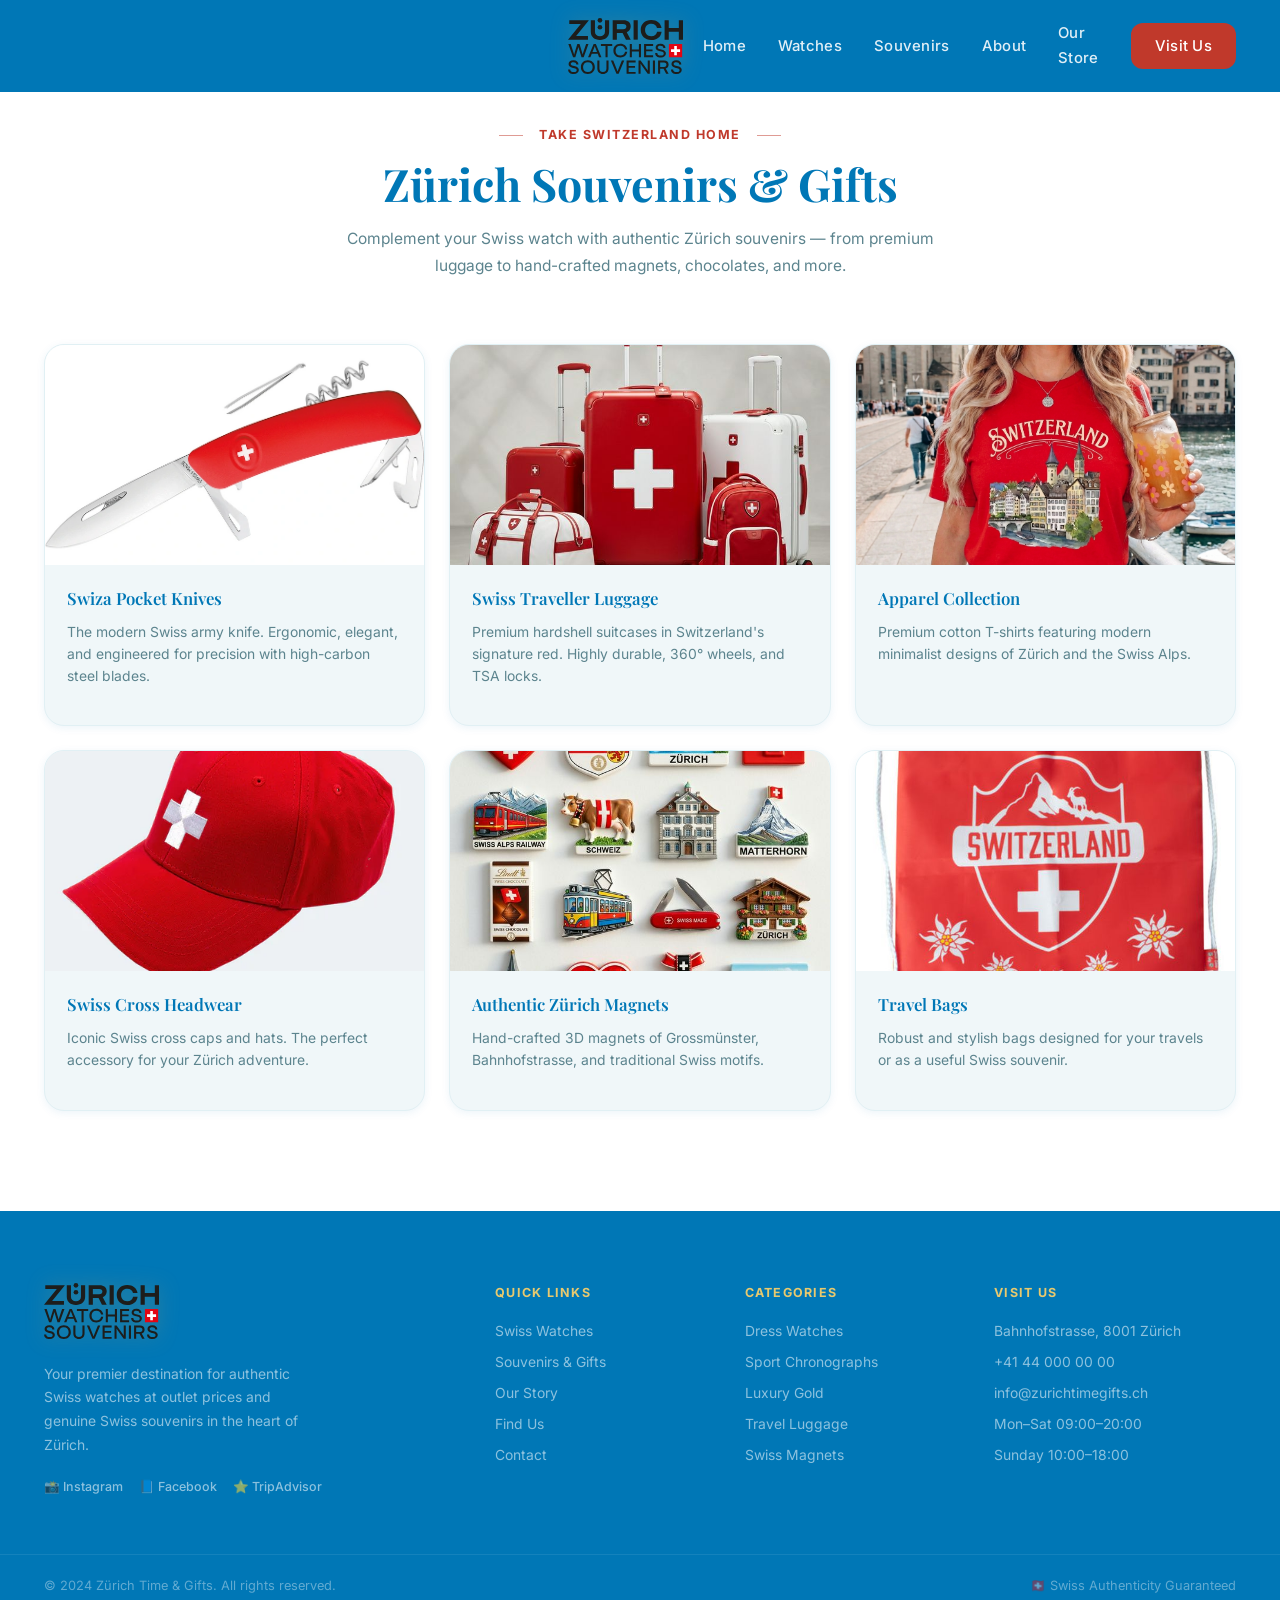
<file: souvenirs.html>
<!DOCTYPE html>
<html lang="en">

<head>
    <meta charset="UTF-8" />
    <meta name="viewport" content="width=device-width, initial-scale=1.0" />
    <meta name="description"
        content="Zürich Time & Gifts — Premium Swiss watch outlet and souvenir boutique in Zürich. Authentic Swiss watches at outlet prices, plus exclusive souvenirs, luggage, and gifts." />
    <meta name="keywords"
        content="Swiss watches, Zürich watch shop, outlet watches, Swiss souvenirs, Zürich gifts, Swiss Made watches" />
    <title>Zürich Gifts & Souvenirs</title>
    <link rel="preconnect" href="https://fonts.googleapis.com" />
    <link rel="preconnect" href="https://fonts.gstatic.com" crossorigin />
    <link
        href="https://fonts.googleapis.com/css2?family=Playfair+Display:ital,wght@0,400;0,600;0,700;1,400&family=Inter:wght@300;400;500;600;700&display=swap"
        rel="stylesheet" />
    <link rel="stylesheet" href="style.css" />
</head>

<body>

    <!-- ============ NAVBAR ============ -->
    <header class="navbar scrolled" id="navbar" style="background: var(--navy);">
        <div class="container navbar__inner">
            <a href="index.html" class="navbar__logo">
                <img src="images/Logo.svg" alt="Zürich Watches Logo" class="logo-img" />
            </a>
            <nav class="navbar__links" id="navLinks">
                <a href="index.html">Home</a>
                <a href="index.html#watches">Watches</a>
                <a href="souvenirs.html">Souvenirs</a>
                <a href="index.html#about">About</a>
                <a href="index.html#store">Our Store</a>
                <a href="index.html#contact" class="btn btn--nav">Visit Us</a>
            </nav>
            <button class="navbar__hamburger" id="hamburger" aria-label="Open menu">
                <span></span><span></span><span></span>
            </button>
        </div>
    </header>

    <!-- ============ SOUVENIRS SECTION ============ -->
    <section class="section souvenirs-section" id="souvenirs" style="padding-top: 120px;">
        <div class="container">
            <div class="section__header">
                <span class="section__tag">Take Switzerland Home</span>
                <h2 class="section__title">Zürich Souvenirs & Gifts</h2>
                <p class="section__sub">Complement your Swiss watch with authentic Zürich souvenirs — from premium
                    luggage to
                    hand-crafted magnets, chocolates, and more.</p>
            </div>

            <div class="souvenir-grid">

                <div class="souvenir-card">
                    <div class="souvenir-card__image">
                        <img src="/images/swiza.webp" alt="Swiza Swiss Pocket Knife" />
                    </div>
                    <div class="souvenir-card__body">
                        <h3>Swiza Pocket Knives</h3>
                        <p>The modern Swiss army knife. Ergonomic, elegant, and engineered for precision with
                            high-carbon steel blades.</p>
                    </div>
                </div>

                <div class="souvenir-card souvenir-card--featured">
                    <div class="souvenir-card__image">
                        <img src="images/luggage.png" alt="Swiss design luggage" />
                    </div>
                    <div class="souvenir-card__body">
                        <h3>Swiss Traveller Luggage</h3>
                        <p>Premium hardshell suitcases in Switzerland's signature red. Highly durable, 360° wheels, and
                            TSA locks.</p>
                    </div>
                </div>

                <div class="souvenir-card">
                    <div class="souvenir-card__image">
                        <img src="/images/tshirt.png" alt="Zürich Souvenir T-shirt" />
                    </div>
                    <div class="souvenir-card__body">
                        <h3>Apparel Collection</h3>
                        <p>Premium cotton T-shirts featuring modern minimalist designs of Zürich and the Swiss Alps.</p>
                    </div>
                </div>

                <div class="souvenir-card">
                    <div class="souvenir-card__image">
                        <img src="/images/cap.webp" alt="Swiss Cross Cap" />
                    </div>
                    <div class="souvenir-card__body">
                        <h3>Swiss Cross Headwear</h3>
                        <p>Iconic Swiss cross caps and hats. The perfect accessory for your Zürich adventure.</p>
                    </div>
                </div>

                <div class="souvenir-card">
                    <div class="souvenir-card__image">
                        <img src="images/souvenir-magnets.png" alt="Zürich Magnets" />
                    </div>
                    <div class="souvenir-card__body">
                        <h3>Authentic Zürich Magnets</h3>
                        <p>Hand-crafted 3D magnets of Grossmünster, Bahnhofstrasse, and traditional Swiss motifs.</p>
                    </div>
                </div>

                <div class="souvenir-card">
                    <div class="souvenir-card__image">
                        <img src="/images/canta.jpg" alt="Premium Swiss Travel Bag" />
                    </div>
                    <div class="souvenir-card__body">
                        <h3>Travel Bags</h3>
                        <p>Robust and stylish bags designed for your travels or as a useful Swiss souvenir.</p>
                    </div>
                </div>

            </div>
        </div>
    </section>

    <!-- ============ FOOTER ============ -->
    <footer class="footer">
        <div class="container footer__inner">
            <div class="footer__brand">
                <a href="index.html" class="navbar__logo">
                    <img src="images/Logo.svg" alt="Zürich Watches Logo" class="logo-img" />
                </a>
                <p>Your premier destination for authentic Swiss watches at outlet prices and genuine Swiss souvenirs in
                    the
                    heart of Zürich.</p>
                <div class="footer__social">
                    <a href="#" aria-label="Instagram">📸 Instagram</a>
                    <a href="#" aria-label="Facebook">📘 Facebook</a>
                    <a href="#" aria-label="TripAdvisor">⭐ TripAdvisor</a>
                </div>
            </div>
            <div class="footer__links">
                <h5>Quick Links</h5>
                <a href="index.html#watches">Swiss Watches</a>
                <a href="souvenirs.html">Souvenirs & Gifts</a>
                <a href="index.html#about">Our Story</a>
                <a href="index.html#store">Find Us</a>
                <a href="index.html#contact">Contact</a>
            </div>
            <div class="footer__links">
                <h5>Categories</h5>
                <a href="index.html#watches">Dress Watches</a>
                <a href="index.html#watches">Sport Chronographs</a>
                <a href="index.html#watches">Luxury Gold</a>
                <a href="souvenirs.html">Travel Luggage</a>
                <a href="souvenirs.html">Swiss Magnets</a>
            </div>
            <div class="footer__links">
                <h5>Visit Us</h5>
                <a href="index.html#store">Bahnhofstrasse, 8001 Zürich</a>
                <a href="tel:+41440000000">+41 44 000 00 00</a>
                <a href="mailto:info@zurichtimegifts.ch">info@zurichtimegifts.ch</a>
                <span>Mon–Sat 09:00–20:00</span>
                <span>Sunday 10:00–18:00</span>
            </div>
        </div>
        <div class="footer__bottom">
            <div class="container">
                <span>© 2024 Zürich Time & Gifts. All rights reserved.</span>
                <span>🇨🇭 Swiss Authenticity Guaranteed</span>
            </div>
        </div>
    </footer>

    <button class="back-to-top" id="backToTop" aria-label="Back to top" onclick="scrollToTop()">↑</button>

    <script src="script.js"></script>
</body>

</html>
</file>
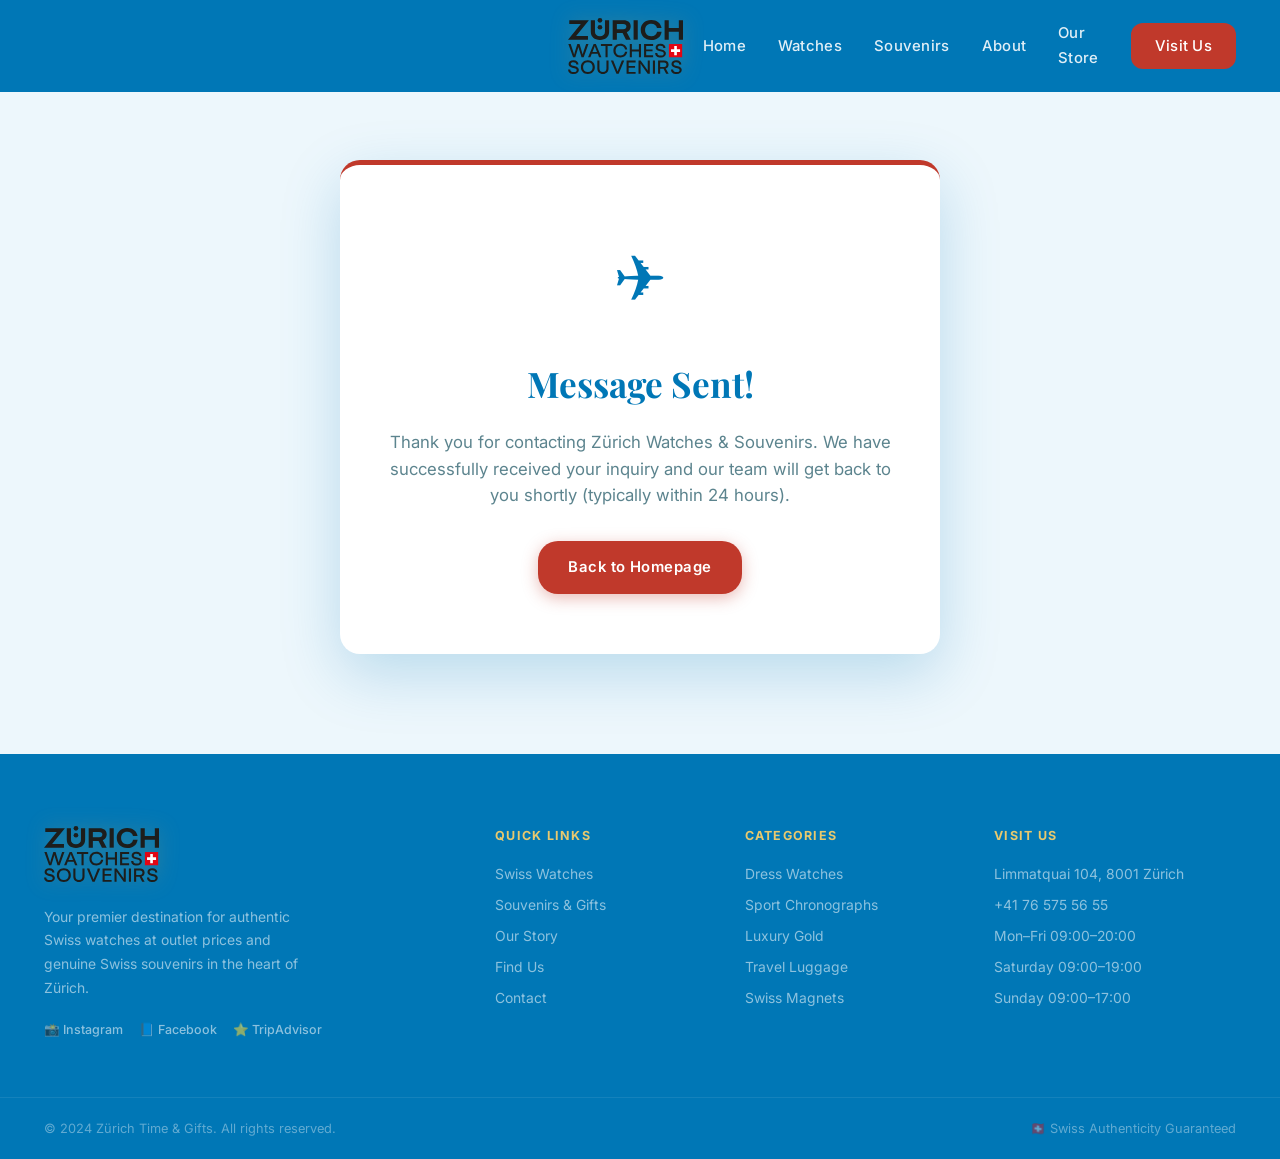
<file: thanks.html>
<!DOCTYPE html>
<html lang="en">

<head>
    <meta charset="UTF-8" />
    <meta name="viewport" content="width=device-width, initial-scale=1.0" />
    <meta name="description"
        content="Thank you for contacting Zürich Watches & Souvenirs. We will get back to you shortly." />
    <title>Thank You — Zürich Watches & Souvenirs</title>
    <link rel="preconnect" href="https://fonts.googleapis.com" />
    <link rel="preconnect" href="https://fonts.gstatic.com" crossorigin />
    <link
        href="https://fonts.googleapis.com/css2?family=Playfair+Display:ital,wght@0,400;0,600;0,700;1,400&family=Inter:wght@300;400;500;600;700&display=swap"
        rel="stylesheet" />
    <link rel="stylesheet" href="style.css" />
    <style>
        .thanks-section {
            padding: 160px 0 100px;
            display: flex;
            align-items: center;
            justify-content: center;
            min-height: 70vh;
            text-align: center;
            background: var(--cream);
        }

        .thanks-card {
            background: var(--white);
            padding: 60px 40px;
            border-radius: var(--radius-lg);
            box-shadow: var(--shadow-lg);
            max-width: 600px;
            width: 100%;
            border-top: 5px solid var(--red);
        }

        .thanks-icon {
            font-size: 4rem;
            margin-bottom: 24px;
            animation: heartBeat 1.2s infinite alternate;
        }

        .thanks-title {
            font-family: var(--font-display);
            color: var(--navy);
            font-size: 2.2rem;
            margin-bottom: 16px;
        }

        .thanks-message {
            color: var(--grey-500);
            font-size: 1.05rem;
            line-height: 1.6;
            margin-bottom: 32px;
        }

        @keyframes heartBeat {
            0% {
                transform: scale(1);
            }

            100% {
                transform: scale(1.08);
            }
        }
    </style>
</head>

<body>

    <!-- ============ NAVBAR ============ -->
    <header class="navbar scrolled" id="navbar" style="background: var(--navy);">
        <div class="container navbar__inner">
            <a href="index.html" class="navbar__logo">
                <img src="images/Logo.svg" alt="Zürich Watches Logo" class="logo-img" />
            </a>
            <nav class="navbar__links" id="navLinks">
                <a href="index.html">Home</a>
                <a href="index.html#watches">Watches</a>
                <a href="souvenirs.html">Souvenirs</a>
                <a href="index.html#about">About</a>
                <a href="index.html#store">Our Store</a>
                <a href="index.html#contact" class="btn btn--nav">Visit Us</a>
            </nav>
            <button class="navbar__hamburger" id="hamburger" aria-label="Open menu">
                <span></span><span></span><span></span>
            </button>
        </div>
    </header>

    <!-- ============ THANKS CONTENT ============ -->
    <section class="thanks-section">
        <div class="container" style="display: flex; justify-content: center;">
            <div class="thanks-card">
                <div class="thanks-icon">✈️</div>
                <h1 class="thanks-title">Message Sent!</h1>
                <p class="thanks-message">
                    Thank you for contacting Zürich Watches & Souvenirs. We have successfully received your inquiry and
                    our team
                    will get back to you shortly (typically within 24 hours).
                </p>
                <a href="index.html" class="btn btn--primary">Back to Homepage</a>
            </div>
        </div>
    </section>

    <!-- ============ FOOTER ============ -->
    <footer class="footer">
        <div class="container footer__inner">
            <div class="footer__brand">
                <a href="index.html" class="navbar__logo">
                    <img src="images/Logo.svg" alt="Zürich Watches Logo" class="logo-img" />
                </a>
                <p>Your premier destination for authentic Swiss watches at outlet prices and genuine Swiss souvenirs in
                    the
                    heart of Zürich.</p>
                <div class="footer__social">
                    <a href="#" aria-label="Instagram">📸 Instagram</a>
                    <a href="#" aria-label="Facebook">📘 Facebook</a>
                    <a href="#" aria-label="TripAdvisor">⭐ TripAdvisor</a>
                </div>
            </div>
            <div class="footer__links">
                <h5>Quick Links</h5>
                <a href="index.html#watches">Swiss Watches</a>
                <a href="souvenirs.html">Souvenirs & Gifts</a>
                <a href="index.html#about">Our Story</a>
                <a href="index.html#store">Find Us</a>
                <a href="index.html#contact">Contact</a>
            </div>
            <div class="footer__links">
                <h5>Categories</h5>
                <a href="index.html#watches">Dress Watches</a>
                <a href="index.html#watches">Sport Chronographs</a>
                <a href="index.html#watches">Luxury Gold</a>
                <a href="souvenirs.html">Travel Luggage</a>
                <a href="souvenirs.html">Swiss Magnets</a>
            </div>
            <div class="footer__links">
                <h5>Visit Us</h5>
                <a href="index.html#store">Limmatquai 104, 8001 Zürich</a>
                <a href="tel:+41765755655">+41 76 575 56 55</a>
                <span>Mon–Fri 09:00–20:00</span>
                <span>Saturday 09:00–19:00</span>
                <span>Sunday 09:00–17:00</span>
            </div>
        </div>
        <div class="footer__bottom">
            <div class="container">
                <span>© 2024 Zürich Time & Gifts. All rights reserved.</span>
                <span>🇨🇭 Swiss Authenticity Guaranteed</span>
            </div>
        </div>
    </footer>

    <script src="script.js"></script>
</body>

</html>
</file>
<file: style.css>
/* ============================================================
   ZÜRICH TIME & GIFTS — Main Stylesheet
   Color Palette: Deep Navy, Swiss Red, Champagne Gold, Off-White
============================================================ */

:root {
  --navy: #0077b6;
  --navy-mid: #0096c7;
  --navy-light: #90e0ef;
  --red: #c0392b;
  --red-dark: #96281b;
  --gold: #c9a84c;
  --gold-light: #e8c96e;
  --cream: #edf7fc;
  --white: #ffffff;
  --grey-50: #f0f7f9;
  --grey-100: #e1f0f4;
  --grey-200: #c5e1e6;
  --grey-500: #5c848e;
  --grey-800: #1b3d45;

  --font-display: 'Playfair Display', Georgia, serif;
  --font-body: 'Inter', system-ui, sans-serif;

  --radius-sm: 6px;
  --radius-md: 12px;
  --radius-lg: 20px;
  --radius-xl: 32px;

  --shadow-sm: 0 2px 8px rgba(0, 119, 182, .08);
  --shadow-md: 0 8px 32px rgba(0, 119, 182, .14);
  --shadow-lg: 0 20px 60px rgba(0, 119, 182, .22);
  --shadow-card: 0 4px 24px rgba(0, 119, 182, .10);

  --transition: all 0.3s cubic-bezier(.25, .46, .45, .94);
  --transition-fast: all 0.18s ease;
}

/* ============ RESET & BASE ============ */
*,
*::before,
*::after {
  box-sizing: border-box;
  margin: 0;
  padding: 0;
}

html {
  scroll-behavior: smooth;
  font-size: 16px;
}

body {
  font-family: var(--font-body);
  background: var(--white);
  color: var(--navy);
  line-height: 1.65;
  overflow-x: hidden;
  -webkit-font-smoothing: antialiased;
}

img {
  max-width: 100%;
  height: auto;
  display: block;
}

a {
  color: inherit;
  text-decoration: none;
}

.container {
  max-width: 1240px;
  margin: 0 auto;
  padding: 0 24px;
}

/* ============ NAVBAR ============ */
.navbar {
  position: fixed;
  top: 0;
  left: 0;
  right: 0;
  z-index: 1000;
  background: transparent;
  transition: background 0.4s cubic-bezier(0.4, 0, 0.2, 1),
    padding 0.4s cubic-bezier(0.4, 0, 0.2, 1),
    box-shadow 0.4s ease;
  padding: 10px 0;
}

.navbar.scrolled::before {
  content: '';
  position: absolute;
  inset: 0;
  background: rgba(0, 119, 182, 0.95);
  backdrop-filter: blur(20px);
  -webkit-backdrop-filter: blur(20px);
  z-index: -1;
  box-shadow: 0 10px 30px rgba(0, 0, 0, 0.3);
}

.navbar.scrolled {
  background: transparent;
  padding: 0;
}

.navbar.navbar--open {
  background: var(--navy) !important;
}

.navbar__inner {
  display: grid;
  grid-template-columns: 1fr auto 1fr;
  align-items: center;
  height: 72px;
  gap: 20px;
}

.navbar__logo {
  grid-column: 2;
  display: flex;
  align-items: center;
  justify-content: center;
  color: var(--white);
  font-family: var(--font-display);
  font-size: 1.25rem;
  font-weight: 600;
  letter-spacing: 0.02em;
  transition: var(--transition-fast);
  z-index: 10;
}

.navbar__links {
  grid-column: 3;
  justify-self: end;
  display: flex;
  align-items: center;
  gap: 32px;
}

.navbar__logo:hover {
  opacity: .85;
}

.logo-icon,
.logo-img {
  height: 3.5rem;
  width: auto;
  filter: drop-shadow(0 0 10px rgba(201, 168, 76, .3));
  transition: transform 0.3s ease;
}

.navbar:hover .logo-icon,
.navbar:hover .logo-img {
  transform: scale(1.1);
}

.logo-text em {
  font-style: italic;
  color: var(--gold-light);
}

.navbar__links {
  display: flex;
  align-items: center;
  gap: 32px;
}

.navbar__links a {
  color: rgba(255, 255, 255, .88);
  font-size: .93rem;
  font-weight: 500;
  letter-spacing: 0.02em;
  transition: var(--transition-fast);
  position: relative;
}

.navbar__links a::after {
  content: '';
  position: absolute;
  bottom: -4px;
  left: 0;
  width: 0;
  height: 2px;
  background: var(--gold-light);
  border-radius: 2px;
  transition: width 0.3s cubic-bezier(0.4, 0, 0.2, 1);
}

.navbar__links a:hover,
.navbar__links a.active-link {
  color: var(--white);
}

.navbar__links a.active-link {
  color: var(--gold-light) !important;
}

.navbar__links a:hover::after,
.navbar__links a.active-link::after {
  width: 100%;
}

.navbar__hamburger {
  display: none;
  grid-column: 3;
  justify-self: end;
  flex-direction: column;
  gap: 5px;
  background: none;
  border: none;
  cursor: pointer;
  padding: 6px;
}

.navbar__hamburger span {
  display: block;
  width: 24px;
  height: 2px;
  background: var(--white);
  border-radius: 2px;
  transition: var(--transition);
}

/* ============ BUTTONS ============ */
.btn {
  display: inline-flex;
  align-items: center;
  justify-content: center;
  gap: 8px;
  padding: 12px 28px;
  border-radius: var(--radius-lg);
  font-family: var(--font-body);
  font-size: .93rem;
  font-weight: 600;
  letter-spacing: 0.03em;
  transition: var(--transition);
  cursor: pointer;
  border: 2px solid transparent;
  white-space: nowrap;
}

.btn--primary {
  background: var(--red);
  color: var(--white);
  box-shadow: 0 4px 16px rgba(192, 57, 43, .35);
}

.btn--primary:hover {
  background: var(--red-dark);
  transform: translateY(-2px);
  box-shadow: 0 8px 24px rgba(192, 57, 43, .45);
}

.btn--outline {
  background: transparent;
  color: var(--white);
  border-color: rgba(255, 255, 255, .6);
}

.btn--outline:hover {
  background: rgba(255, 255, 255, .12);
  border-color: var(--white);
  transform: translateY(-2px);
}

.btn--nav {
  background: var(--red);
  color: var(--white) !important;
  padding: 9px 22px;
  border-radius: var(--radius-md);
  font-size: .88rem;
}

.btn--nav:hover {
  background: var(--red-dark);
  transform: translateY(-1px);
}

.btn--nav::after {
  display: none !important;
}

.btn--card {
  background: var(--navy);
  color: var(--white);
  padding: 10px 22px;
  border-radius: var(--radius-md);
  font-size: .87rem;
  width: 100%;
  margin-top: 12px;
}

.btn--card:hover {
  background: var(--red);
  transform: translateY(-2px);
  box-shadow: 0 6px 20px rgba(192, 57, 43, .3);
}

.btn--full {
  width: 100%;
}

.btn--whatsapp {
  background: #25D366;
  color: var(--white);
  padding: 10px 24px;
  border-radius: var(--radius-md);
  font-size: .9rem;
  margin-top: 8px;
  display: inline-flex;
}

.btn--whatsapp:hover {
  background: #1ebe5c;
  transform: translateY(-2px);
}

/* ============ HERO ============ */
.hero {
  position: relative;
  height: 100vh;
  min-height: 620px;
  display: flex;
  align-items: center;
  overflow: hidden;
}

.hero__bg {
  position: absolute;
  inset: 0;
  z-index: 0;
}

.hero__img {
  width: 100%;
  height: 100%;
  object-fit: cover;
  object-position: center;
  transform: scale(1.04);
  animation: heroZoom 4s ease-in-out infinite alternate;
}

@keyframes heroZoom {
  from {
    transform: scale(1.04);
  }

  to {
    transform: scale(1.10);
  }
}

.hero__overlay {
  position: absolute;
  inset: 0;
  background: linear-gradient(135deg,
      rgba(0, 119, 182, .65) 0%,
      rgba(0, 119, 182, .45) 50%,
      rgba(0, 119, 182, .20) 100%);
}

.hero__content {
  position: relative;
  z-index: 1;
  max-width: 680px;
  padding-top: 80px;
  animation: fadeSlideUp 0.33s ease 0.07s both;
}

@keyframes fadeSlideUp {
  from {
    opacity: 0;
    transform: translateY(32px);
  }

  to {
    opacity: 1;
    transform: translateY(0);
  }
}

.hero__tag {
  display: inline-flex;
  align-items: center;
  gap: 6px;
  background: rgba(201, 168, 76, .18);
  border: 1px solid rgba(201, 168, 76, .4);
  color: var(--gold-light);
  font-size: .82rem;
  font-weight: 600;
  letter-spacing: 0.06em;
  text-transform: uppercase;
  padding: 6px 16px;
  border-radius: 100px;
  margin-bottom: 20px;
  backdrop-filter: blur(8px);
}

.hero__title {
  font-family: var(--font-display);
  font-size: clamp(2.2rem, 5vw, 3.8rem);
  font-weight: 700;
  color: var(--white);
  line-height: 1.12;
  margin-bottom: 20px;
}

.highlight {
  background: linear-gradient(90deg, var(--gold-light), var(--gold));
  -webkit-background-clip: text;
  -webkit-text-fill-color: transparent;
  background-clip: text;
}

.hero__sub {
  color: rgba(255, 255, 255, .82);
  font-size: 1.05rem;
  line-height: 1.7;
  margin-bottom: 32px;
  max-width: 560px;
}

.hero__cta {
  display: flex;
  gap: 14px;
  flex-wrap: wrap;
  margin-bottom: 40px;
}

.hero__badges {
  display: flex;
  gap: 12px;
  flex-wrap: wrap;
}

.badge {
  display: inline-flex;
  align-items: center;
  gap: 6px;
  background: rgba(255, 255, 255, .10);
  border: 1px solid rgba(255, 255, 255, .22);
  backdrop-filter: blur(8px);
  color: rgba(255, 255, 255, .9);
  font-size: .80rem;
  font-weight: 500;
  padding: 6px 14px;
  border-radius: 100px;
}

.badge__icon {
  color: var(--gold-light);
  font-size: .9rem;
}

.hero__scroll {
  position: absolute;
  bottom: 32px;
  left: 50%;
  transform: translateX(-50%);
  z-index: 2;
  display: flex;
  flex-direction: column;
  align-items: center;
  gap: 8px;
  color: rgba(255, 255, 255, .6);
  font-size: .75rem;
  letter-spacing: 0.08em;
  text-transform: uppercase;
  cursor: pointer;
  transition: var(--transition-fast);
}

.hero__scroll:hover {
  color: var(--white);
}

.scroll-arrow {
  width: 20px;
  height: 20px;
  border-right: 2px solid currentColor;
  border-bottom: 2px solid currentColor;
  transform: rotate(45deg);
  animation: scrollBounce 1.6s ease infinite;
}

@keyframes scrollBounce {

  0%,
  100% {
    transform: rotate(45deg) translateY(0);
    opacity: .6;
  }

  50% {
    transform: rotate(45deg) translateY(6px);
    opacity: 1;
  }
}

/* ============ ANNOUNCEMENT BAR ============ */
.announcement-bar {
  background: var(--navy);
  padding: 12px 0;
  overflow: hidden;
  position: relative;
}

.announcement-track {
  display: flex;
  width: max-content;
  gap: 0;
  white-space: nowrap;
  animation: ticker 20s linear infinite;
  color: var(--gold-light);
  font-size: .82rem;
  font-weight: 600;
  letter-spacing: 0.03em;
}

.announcement-track span {
  padding: 0 8px;
  flex-shrink: 0;
}

@keyframes ticker {
  from {
    transform: translateX(0);
  }

  to {
    transform: translateX(-33.3333%);
  }
}

/* ============ BRANDS TICKER ============ */
.brands-marquee {
  background: var(--cream);
  padding: 24px 0;
  overflow: hidden;
  position: relative;
  border-bottom: 2px solid var(--grey-100);
}

.brands-track {
  display: flex;
  width: max-content;
  align-items: center;
  gap: 0;
  white-space: nowrap;
  animation: brandsTicker 30s linear infinite;
  color: var(--navy-mid);
  font-family: var(--font-display);
  font-size: 1.25rem;
  font-weight: 600;
  letter-spacing: 0.05em;
  text-transform: uppercase;
}

.brands-track span {
  padding: 0 40px;
  flex-shrink: 0;
}

.brands-track span.dot {
  padding: 0;
  color: var(--gold);
  font-size: 1.5rem;
}

@keyframes brandsTicker {
  from {
    transform: translateX(0);
  }

  to {
    transform: translateX(-33.3333%);
  }
}

/* ============ SECTIONS ============ */
.section {
  padding: 100px 0;
}

.section__header {
  text-align: center;
  max-width: 640px;
  margin: 0 auto 64px;
}

.section__tag {
  display: inline-block;
  color: var(--red);
  font-size: .78rem;
  font-weight: 700;
  letter-spacing: 0.12em;
  text-transform: uppercase;
  margin-bottom: 12px;
  position: relative;
  padding: 0 16px;
}

.section__tag::before,
.section__tag::after {
  content: '';
  position: absolute;
  top: 50%;
  width: 24px;
  height: 1px;
  background: var(--red);
  opacity: .5;
}

.section__tag::before {
  right: 100%;
}

.section__tag::after {
  left: 100%;
}

.section__title {
  font-family: var(--font-display);
  font-size: clamp(1.8rem, 4vw, 2.8rem);
  font-weight: 700;
  color: var(--navy);
  line-height: 1.18;
  margin-bottom: 16px;
}

.section__sub {
  color: var(--grey-500);
  font-size: .97rem;
  line-height: 1.72;
}

/* ============ WATCHES SECTION ============ */
.watches-section {
  background: var(--cream);
  position: relative;
}

.watches-section::before {
  content: '';
  position: absolute;
  top: 0;
  left: 0;
  right: 0;
  height: 4px;
  background: linear-gradient(90deg, var(--red), var(--gold), var(--red));
}

.outlet-banner {
  display: flex;
  align-items: center;
  gap: 20px;
  background: linear-gradient(135deg, var(--navy), var(--navy-light));
  color: var(--white);
  padding: 20px 32px;
  border-radius: var(--radius-lg);
  margin-bottom: 48px;
  box-shadow: var(--shadow-md);
  position: relative;
  overflow: hidden;
}

.outlet-banner::before {
  content: '';
  position: absolute;
  top: -50%;
  left: -20%;
  width: 200%;
  height: 200%;
  background: radial-gradient(ellipse at 20% 50%, rgba(201, 168, 76, .12) 0%, transparent 60%);
}

.outlet-banner__icon {
  font-size: 2.2rem;
  flex-shrink: 0;
}

.outlet-banner__text {
  flex: 1;
}

.outlet-banner__text strong {
  display: block;
  font-size: 1.1rem;
  margin-bottom: 4px;
  color: var(--gold-light);
}

.outlet-banner__text span {
  font-size: .87rem;
  opacity: .78;
}

.outlet-banner__tag {
  background: var(--red);
  color: var(--white);
  font-size: .75rem;
  font-weight: 800;
  letter-spacing: 0.12em;
  padding: 8px 18px;
  border-radius: 100px;
  flex-shrink: 0;
}

/* ============ PRODUCT GRID ============ */
.product-grid {
  display: grid;
  grid-template-columns: repeat(3, 1fr);
  gap: 28px;
}

.product-card {
  background: var(--white);
  border-radius: var(--radius-lg);
  box-shadow: var(--shadow-card);
  overflow: hidden;
  position: relative;
  transition: var(--transition);
  display: flex;
  flex-direction: column;
}

.product-card:hover {
  transform: translateY(-8px);
  box-shadow: var(--shadow-lg);
}

.product-card__badge {
  position: absolute;
  top: 16px;
  left: 16px;
  z-index: 2;
  font-size: .72rem;
  font-weight: 800;
  letter-spacing: 0.08em;
  padding: 5px 12px;
  border-radius: 100px;
}

.badge--sale {
  background: var(--red);
  color: var(--white);
}

.badge--hot {
  background: var(--navy);
  color: var(--gold-light);
}

.badge--new {
  background: var(--gold);
  color: var(--navy);
}

.product-card__image-wrap {
  position: relative;
  aspect-ratio: 1 / 1;
  overflow: hidden;
  background: var(--grey-100);
}

.product-card__image-wrap img {
  width: 100%;
  height: 100%;
  object-fit: cover;
  transition: transform 0.5s ease;
}

.product-card:hover .product-card__image-wrap img {
  transform: scale(1.07);
}

.product-card__hover-actions {
  position: absolute;
  bottom: 0;
  left: 0;
  right: 0;
  padding: 16px;
  background: linear-gradient(transparent, rgba(0, 119, 182, .75));
  opacity: 0;
  transform: translateY(8px);
  transition: var(--transition);
  display: flex;
  justify-content: center;
}

.product-card:hover .product-card__hover-actions {
  opacity: 1;
  transform: translateY(0);
}

.action-btn {
  background: rgba(255, 255, 255, .15);
  border: 1px solid rgba(255, 255, 255, .4);
  backdrop-filter: blur(8px);
  color: var(--white);
  font-size: .82rem;
  font-weight: 600;
  padding: 8px 20px;
  border-radius: 100px;
  cursor: pointer;
  transition: var(--transition-fast);
}

.action-btn:hover {
  background: var(--white);
  color: var(--navy);
}

.product-card__body {
  padding: 20px 22px 24px;
  flex: 1;
  display: flex;
  flex-direction: column;
}

.product-card__brand {
  font-size: .75rem;
  font-weight: 700;
  letter-spacing: 0.1em;
  text-transform: uppercase;
  color: var(--red);
  margin-bottom: 6px;
}

.product-card__name {
  font-family: var(--font-display);
  font-size: 1.08rem;
  font-weight: 600;
  color: var(--navy);
  margin-bottom: 8px;
  line-height: 1.3;
}

.product-card__desc {
  font-size: .82rem;
  color: var(--grey-500);
  line-height: 1.55;
  margin-bottom: 14px;
  flex: 1;
}

.product-card__prices {
  display: flex;
  align-items: baseline;
  gap: 10px;
  margin-bottom: 8px;
}

.price--original {
  font-size: .88rem;
  color: var(--grey-200);
  text-decoration: line-through;
}

.price--sale {
  font-size: 1.35rem;
  font-weight: 700;
  color: var(--red);
  font-family: var(--font-display);
}

.product-card__rating {
  font-size: .82rem;
  color: var(--gold);
  margin-bottom: 4px;
}

.product-card__rating span {
  color: var(--grey-500);
  font-size: .78rem;
}

/* Spanning removed for uniform card size */

.watches-cta-row {
  display: flex;
  align-items: center;
  justify-content: center;
  gap: 24px;
  margin-top: 56px;
  flex-wrap: wrap;
  text-align: center;
  color: var(--grey-500);
  font-size: .97rem;
}

.watches-cta-row strong {
  color: var(--navy);
}

/* ============ USP SECTION ============ */
.usp-section {
  background: var(--navy);
  padding: 72px 0;
}

.usp-grid {
  display: grid;
  grid-template-columns: repeat(4, 1fr);
  gap: 32px;
}

.usp-card {
  text-align: center;
  color: var(--white);
  padding: 24px 16px;
  border-radius: var(--radius-md);
  transition: var(--transition);
}

.usp-card:hover {
  background: rgba(255, 255, 255, .06);
  transform: translateY(-4px);
}

.usp-icon {
  font-size: 2.4rem;
  margin-bottom: 16px;
  display: block;
  filter: drop-shadow(0 0 10px rgba(201, 168, 76, .3));
}

.usp-card h4 {
  font-family: var(--font-display);
  font-size: 1.05rem;
  font-weight: 600;
  color: var(--gold-light);
  margin-bottom: 10px;
}

.usp-card p {
  font-size: .87rem;
  color: rgba(255, 255, 255, .65);
  line-height: 1.65;
}

/* ============ SOUVENIRS ============ */
.souvenirs-section {
  background: var(--white);
}

.souvenir-grid {
  display: grid;
  grid-template-columns: repeat(3, 1fr);
  gap: 24px;
}

.souvenir-card {
  background: var(--grey-50);
  border-radius: var(--radius-lg);
  overflow: hidden;
  box-shadow: var(--shadow-sm);
  transition: var(--transition);
  border: 1px solid var(--grey-100);
}

.souvenir-card:hover {
  transform: translateY(-6px);
  box-shadow: var(--shadow-md);
  border-color: var(--grey-200);
}

/* Spanning removed for uniform card size */

.souvenir-card__image {
  height: 220px;
  overflow: hidden;
}

.souvenir-card__image img {
  width: 100%;
  height: 100%;
  object-fit: cover;
  transition: transform 0.5s ease;
}

.souvenir-card:hover .souvenir-card__image img {
  transform: scale(1.06);
}

.souvenir-card__body {
  padding: 20px 22px 24px;
}

.souvenir-card__body h3 {
  font-family: var(--font-display);
  font-size: 1.05rem;
  font-weight: 600;
  color: var(--navy);
  margin-bottom: 8px;
}

.souvenir-card__body p {
  font-size: .87rem;
  color: var(--grey-500);
  line-height: 1.6;
  margin-bottom: 14px;
}

.souvenir-price {
  font-size: 1.1rem;
  font-weight: 700;
  color: var(--red);
  font-family: var(--font-display);
}

/* ============ ABOUT ============ */
.about-section {
  background: var(--grey-50);
}

.about-inner {
  display: grid;
  grid-template-columns: 1fr 1fr;
  gap: 80px;
  align-items: center;
}

.about-image {
  position: relative;
  border-radius: var(--radius-xl);
  overflow: hidden;
  box-shadow: var(--shadow-lg);
}

.about-image img {
  width: 100%;
  height: 520px;
  object-fit: cover;
  display: block;
}

.about-image__badge {
  position: absolute;
  bottom: 28px;
  right: 28px;
  background: var(--navy);
  color: var(--white);
  border-radius: var(--radius-md);
  padding: 16px 20px;
  text-align: center;
  box-shadow: var(--shadow-md);
  border: 2px solid rgba(201, 168, 76, .3);
}

.big-num {
  display: block;
  font-family: var(--font-display);
  font-size: 2.4rem;
  font-weight: 700;
  color: var(--gold-light);
  line-height: 1;
}

.about-image__badge span:last-child {
  font-size: .78rem;
  color: rgba(255, 255, 255, .7);
  letter-spacing: 0.04em;
}

.about-content .section__title {
  margin-top: 12px;
}

.about-content p {
  color: var(--grey-500);
  font-size: .97rem;
  line-height: 1.75;
  margin-bottom: 20px;
}

.about-stats {
  display: flex;
  gap: 40px;
  margin-top: 36px;
  padding-top: 36px;
  border-top: 1px solid var(--grey-200);
}

.stat {
  text-align: center;
}

.stat__num {
  display: block;
  font-family: var(--font-display);
  font-size: 2.2rem;
  font-weight: 700;
  color: var(--red);
  line-height: 1;
  margin-bottom: 6px;
}

.stat__label {
  font-size: .8rem;
  font-weight: 600;
  letter-spacing: 0.06em;
  text-transform: uppercase;
  color: var(--grey-500);
}

/* ============ TESTIMONIALS ============ */
.testimonials-section {
  background: var(--navy);
  padding: 100px 0;
}

.testimonials-section .section__title {
  color: var(--white);
}

.testimonials-section .section__tag {
  color: var(--gold-light);
}

.testimonials-section .section__tag::before,
.testimonials-section .section__tag::after {
  background: var(--gold-light);
}

.testimonials-grid {
  display: grid;
  grid-template-columns: repeat(3, 1fr);
  gap: 24px;
}

.testimonial-card {
  background: rgba(255, 255, 255, .06);
  border: 1px solid rgba(255, 255, 255, .10);
  border-radius: var(--radius-lg);
  padding: 32px;
  transition: var(--transition);
}

.testimonial-card:hover {
  background: rgba(255, 255, 255, .10);
  transform: translateY(-4px);
}

.testimonial-stars {
  font-size: 1rem;
  color: var(--gold-light);
  margin-bottom: 16px;
}

.testimonial-card>p {
  font-size: .93rem;
  color: rgba(255, 255, 255, .78);
  line-height: 1.72;
  font-style: italic;
  margin-bottom: 24px;
}

.testimonial-author {
  display: flex;
  align-items: center;
  gap: 14px;
}

.author-avatar {
  width: 44px;
  height: 44px;
  border-radius: 50%;
  background: linear-gradient(135deg, var(--red), var(--gold));
  color: var(--white);
  font-size: .85rem;
  font-weight: 700;
  display: flex;
  align-items: center;
  justify-content: center;
  flex-shrink: 0;
}

.testimonial-author div strong {
  display: block;
  color: var(--white);
  font-size: .9rem;
  margin-bottom: 2px;
}

.testimonial-author div span {
  font-size: .78rem;
  color: rgba(255, 255, 255, .5);
}

/* ============ STORE / MAP ============ */
.store-section {
  background: var(--cream);
}

.store-inner {
  display: grid;
  grid-template-columns: 1fr 1.4fr;
  gap: 60px;
  align-items: start;
}

.store-info {
  display: flex;
  flex-direction: column;
  gap: 28px;
}

.store-info__block {
  display: flex;
  gap: 18px;
  align-items: flex-start;
  padding: 20px;
  background: var(--white);
  border-radius: var(--radius-md);
  box-shadow: var(--shadow-sm);
  border: 1px solid var(--grey-100);
  transition: var(--transition);
}

.store-info__block:hover {
  transform: translateX(5px);
  box-shadow: var(--shadow-md);
}

.store-info__icon {
  font-size: 1.6rem;
  flex-shrink: 0;
  width: 40px;
  text-align: center;
}

.store-info__block strong {
  display: block;
  font-size: .85rem;
  font-weight: 700;
  color: var(--navy);
  margin-bottom: 5px;
  text-transform: uppercase;
  letter-spacing: 0.04em;
}

.store-info__block span {
  font-size: .88rem;
  color: var(--grey-500);
  line-height: 1.55;
}

.store-map iframe {
  width: 100%;
}

/* ============ CONTACT ============ */
.contact-section {
  background: var(--white);
}

.contact-inner {
  display: grid;
  grid-template-columns: 1.4fr 1fr;
  gap: 60px;
  align-items: start;
}

.contact-form {
  background: var(--grey-50);
  border-radius: var(--radius-xl);
  padding: 40px;
  box-shadow: var(--shadow-sm);
  border: 1px solid var(--grey-100);
}

.form-row {
  display: grid;
  grid-template-columns: 1fr 1fr;
  gap: 16px;
}

.form-group {
  display: flex;
  flex-direction: column;
  gap: 8px;
  margin-bottom: 20px;
}

.form-group label {
  font-size: .83rem;
  font-weight: 600;
  color: var(--navy);
  letter-spacing: 0.03em;
}

.form-group input,
.form-group select,
.form-group textarea {
  padding: 12px 16px;
  border: 1.5px solid var(--grey-200);
  border-radius: var(--radius-md);
  font-family: var(--font-body);
  font-size: .93rem;
  color: var(--navy);
  background: var(--white);
  transition: border-color 0.2s ease, box-shadow 0.2s ease;
  outline: none;
  resize: none;
}

.form-group input:focus,
.form-group select:focus,
.form-group textarea:focus {
  border-color: var(--red);
  box-shadow: 0 0 0 3px rgba(192, 57, 43, .12);
}

.form-success {
  margin-top: 14px;
  color: #16a34a;
  font-size: .9rem;
  font-weight: 600;
  text-align: center;
  min-height: 24px;
}

.contact-aside {
  display: flex;
  flex-direction: column;
  gap: 20px;
  padding-top: 8px;
}

.contact-card {
  background: var(--grey-50);
  border-radius: var(--radius-lg);
  padding: 28px;
  border: 1px solid var(--grey-100);
  box-shadow: var(--shadow-sm);
  transition: var(--transition);
}

.contact-card:hover {
  transform: translateY(-4px);
  box-shadow: var(--shadow-md);
}

.contact-card__icon {
  font-size: 2rem;
  margin-bottom: 12px;
  display: block;
}

.contact-card h4 {
  font-family: var(--font-display);
  font-size: 1.05rem;
  font-weight: 600;
  color: var(--navy);
  margin-bottom: 8px;
}

.contact-card p {
  font-size: .88rem;
  color: var(--grey-500);
  line-height: 1.6;
}

/* ============ FOOTER ============ */
.footer {
  background: var(--navy);
  color: var(--white);
  padding: 72px 0 0;
}

.footer__inner {
  display: grid;
  grid-template-columns: 2fr 1fr 1fr 1.2fr;
  gap: 48px;
  padding-bottom: 56px;
}

.footer__brand .navbar__logo {
  font-size: 1.15rem;
  margin-bottom: 16px;
  display: inline-flex;
}

.footer__brand p {
  font-size: .87rem;
  color: rgba(255, 255, 255, .55);
  line-height: 1.7;
  margin-top: 8px;
  max-width: 280px;
}

.footer__social {
  display: flex;
  gap: 16px;
  margin-top: 20px;
  flex-wrap: wrap;
}

.footer__social a {
  font-size: .78rem;
  color: rgba(255, 255, 255, .55);
  font-weight: 500;
  transition: color 0.2s ease;
}

.footer__social a:hover {
  color: var(--gold-light);
}

.footer__links h5 {
  font-size: .78rem;
  font-weight: 700;
  letter-spacing: 0.1em;
  text-transform: uppercase;
  color: var(--gold-light);
  margin-bottom: 18px;
}

.footer__links {
  display: flex;
  flex-direction: column;
}

.footer__links a,
.footer__links span {
  font-size: .87rem;
  color: rgba(255, 255, 255, .55);
  margin-bottom: 10px;
  transition: color 0.2s ease;
  line-height: 1.5;
}

.footer__links a:hover {
  color: var(--white);
}

.footer__bottom {
  border-top: 1px solid rgba(255, 255, 255, .08);
  padding: 20px 0;
}

.footer__bottom .container {
  display: flex;
  justify-content: space-between;
  align-items: center;
  flex-wrap: wrap;
  gap: 8px;
  font-size: .8rem;
  color: rgba(255, 255, 255, .38);
}

/* Global Hiding as per user request (Prices & Ratings) */
.product-card__prices,
.souvenir-price,
.modal__info .product-card__prices,
.product-card__rating {
  display: none !important;
}

/* ============ MODAL ============ */
.modal-overlay {
  position: fixed;
  inset: 0;
  background: rgba(0, 119, 182, .75);
  backdrop-filter: blur(6px);
  z-index: 2000;
  display: flex;
  align-items: center;
  justify-content: center;
  opacity: 0;
  pointer-events: none;
  transition: opacity 0.3s ease;
}

.modal-overlay.active {
  opacity: 1;
  pointer-events: all;
}

.modal {
  background: var(--white);
  border-radius: var(--radius-xl);
  max-width: 720px;
  width: 92%;
  max-height: 90vh;
  overflow-y: auto;
  position: relative;
  transform: translateY(24px) scale(0.97);
  transition: transform 0.3s cubic-bezier(.25, .46, .45, .94);
  box-shadow: 0 32px 80px rgba(0, 0, 0, .35);
}

.modal-overlay.active .modal {
  transform: translateY(0) scale(1);
}

.modal__close {
  position: absolute;
  top: 16px;
  right: 16px;
  z-index: 10;
  width: 36px;
  height: 36px;
  border-radius: 50%;
  background: var(--grey-100);
  border: none;
  font-size: 1rem;
  cursor: pointer;
  display: flex;
  align-items: center;
  justify-content: center;
  transition: var(--transition-fast);
}

.modal__close:hover {
  background: var(--grey-200);
}

.modal__content {
  display: grid;
  grid-template-columns: 1fr 1fr;
}

.modal__content img {
  width: 100%;
  height: 100%;
  object-fit: cover;
  border-radius: var(--radius-xl) 0 0 var(--radius-xl);
  min-height: 360px;
}

.modal__info {
  padding: 40px 36px 40px 32px;
}

.modal__info .product-card__brand {
  font-size: .8rem;
}

.modal__info .product-card__name {
  font-size: 1.3rem;
  margin-bottom: 12px;
}

.modal__info .product-card__desc {
  margin-bottom: 20px;
  font-size: .9rem;
}

.modal__info .product-card__prices {
  margin-bottom: 12px;
}

.modal__info .price--sale {
  font-size: 1.6rem;
}

.modal__info .product-card__rating {
  margin-bottom: 24px;
  font-size: .9rem;
}

/* ============ BACK TO TOP ============ */
.back-to-top {
  position: fixed;
  bottom: 28px;
  right: 28px;
  z-index: 900;
  width: 48px;
  height: 48px;
  border-radius: 50%;
  background: var(--red);
  color: var(--white);
  border: none;
  font-size: 1.3rem;
  cursor: pointer;
  box-shadow: 0 4px 16px rgba(192, 57, 43, .4);
  opacity: 0;
  transform: translateY(16px);
  transition: opacity 0.3s ease, transform 0.3s ease;
  display: flex;
  align-items: center;
  justify-content: center;
}

.back-to-top.visible {
  opacity: 1;
  transform: translateY(0);
}

.back-to-top:hover {
  background: var(--red-dark);
  transform: translateY(-2px);
}

/* ============ RESPONSIVE ============ */
@media (max-width: 1024px) {
  .product-grid {
    grid-template-columns: repeat(2, 1fr);
  }

  .featured-watch {
    grid-column: auto;
    grid-row: auto;
  }

  .featured-watch .product-card__image-wrap {
    aspect-ratio: 1 / 1;
  }

  .usp-grid {
    grid-template-columns: repeat(2, 1fr);
    gap: 20px;
  }

  .footer__inner {
    grid-template-columns: 1fr 1fr;
    gap: 36px;
  }
}

@media (max-width: 768px) {
  .section {
    padding: 64px 0;
  }

  .navbar__links {
    display: none;
  }

  .navbar__links.open {
    display: flex;
    flex-direction: column;
    position: fixed;
    inset: 0;
    background: var(--navy);
    /* Solid background for mobile menu */
    align-items: center;
    justify-content: center;
    /* Centered for more professional feel */
    padding-top: 0;
    gap: 32px;
    z-index: 999;
    animation: slideInDown 0.4s cubic-bezier(0.4, 0, 0.2, 1);
  }

  @keyframes slideInDown {
    from {
      transform: translateY(-100%);
      opacity: 0;
    }

    to {
      transform: translateY(0);
      opacity: 1;
    }
  }

  .navbar__links.open a {
    font-size: 1.3rem;
  }

  .navbar__hamburger {
    display: flex;
    z-index: 1001;
  }

  .navbar__hamburger.active span:nth-child(1) {
    transform: translateY(7px) rotate(45deg);
  }

  .navbar__hamburger.active span:nth-child(2) {
    opacity: 0;
  }

  .navbar__hamburger.active span:nth-child(3) {
    transform: translateY(-7px) rotate(-45deg);
  }

  .hero {
    align-items: flex-start;
    padding-top: 120px;
    min-height: 580px;
  }

  .hero__content {
    padding-top: 0;
  }

  .hero__title {
    font-size: clamp(1.9rem, 7vw, 2.8rem);
  }

  .hero__cta {
    flex-direction: column;
    gap: 12px;
  }

  .hero__cta .btn {
    width: 100%;
    text-align: center;
    justify-content: center;
  }

  .product-grid {
    grid-template-columns: 1fr;
  }

  .souvenir-grid {
    grid-template-columns: 1fr;
  }

  .souvenir-card--featured {
    grid-column: auto;
  }

  .about-inner {
    grid-template-columns: 1fr;
    gap: 40px;
  }

  .about-image img {
    height: 320px;
  }

  .testimonials-grid {
    grid-template-columns: 1fr;
  }

  .store-inner {
    grid-template-columns: 1fr;
    gap: 40px;
  }

  .contact-inner {
    grid-template-columns: 1fr;
    gap: 32px;
  }

  .contact-form {
    padding: 28px 20px;
  }

  .form-row {
    grid-template-columns: 1fr;
  }

  .footer__inner {
    grid-template-columns: 1fr;
    gap: 32px;
  }

  .usp-grid {
    grid-template-columns: 1fr 1fr;
  }

  .modal__content {
    grid-template-columns: 1fr;
  }

  .modal__content img {
    border-radius: var(--radius-xl) var(--radius-xl) 0 0;
    min-height: 220px;
    max-height: 260px;
  }

  .modal__info {
    padding: 24px;
  }

  .about-stats {
    gap: 20px;
  }
}

@media (max-width: 480px) {
  .hero__badges .badge {
    font-size: .72rem;
    padding: 5px 10px;
  }

  .usp-grid {
    grid-template-columns: 1fr;
  }

  .outlet-banner {
    flex-direction: column;
    text-align: center;
    padding: 20px;
  }

  .watches-cta-row {
    flex-direction: column;
  }
}
</file>
